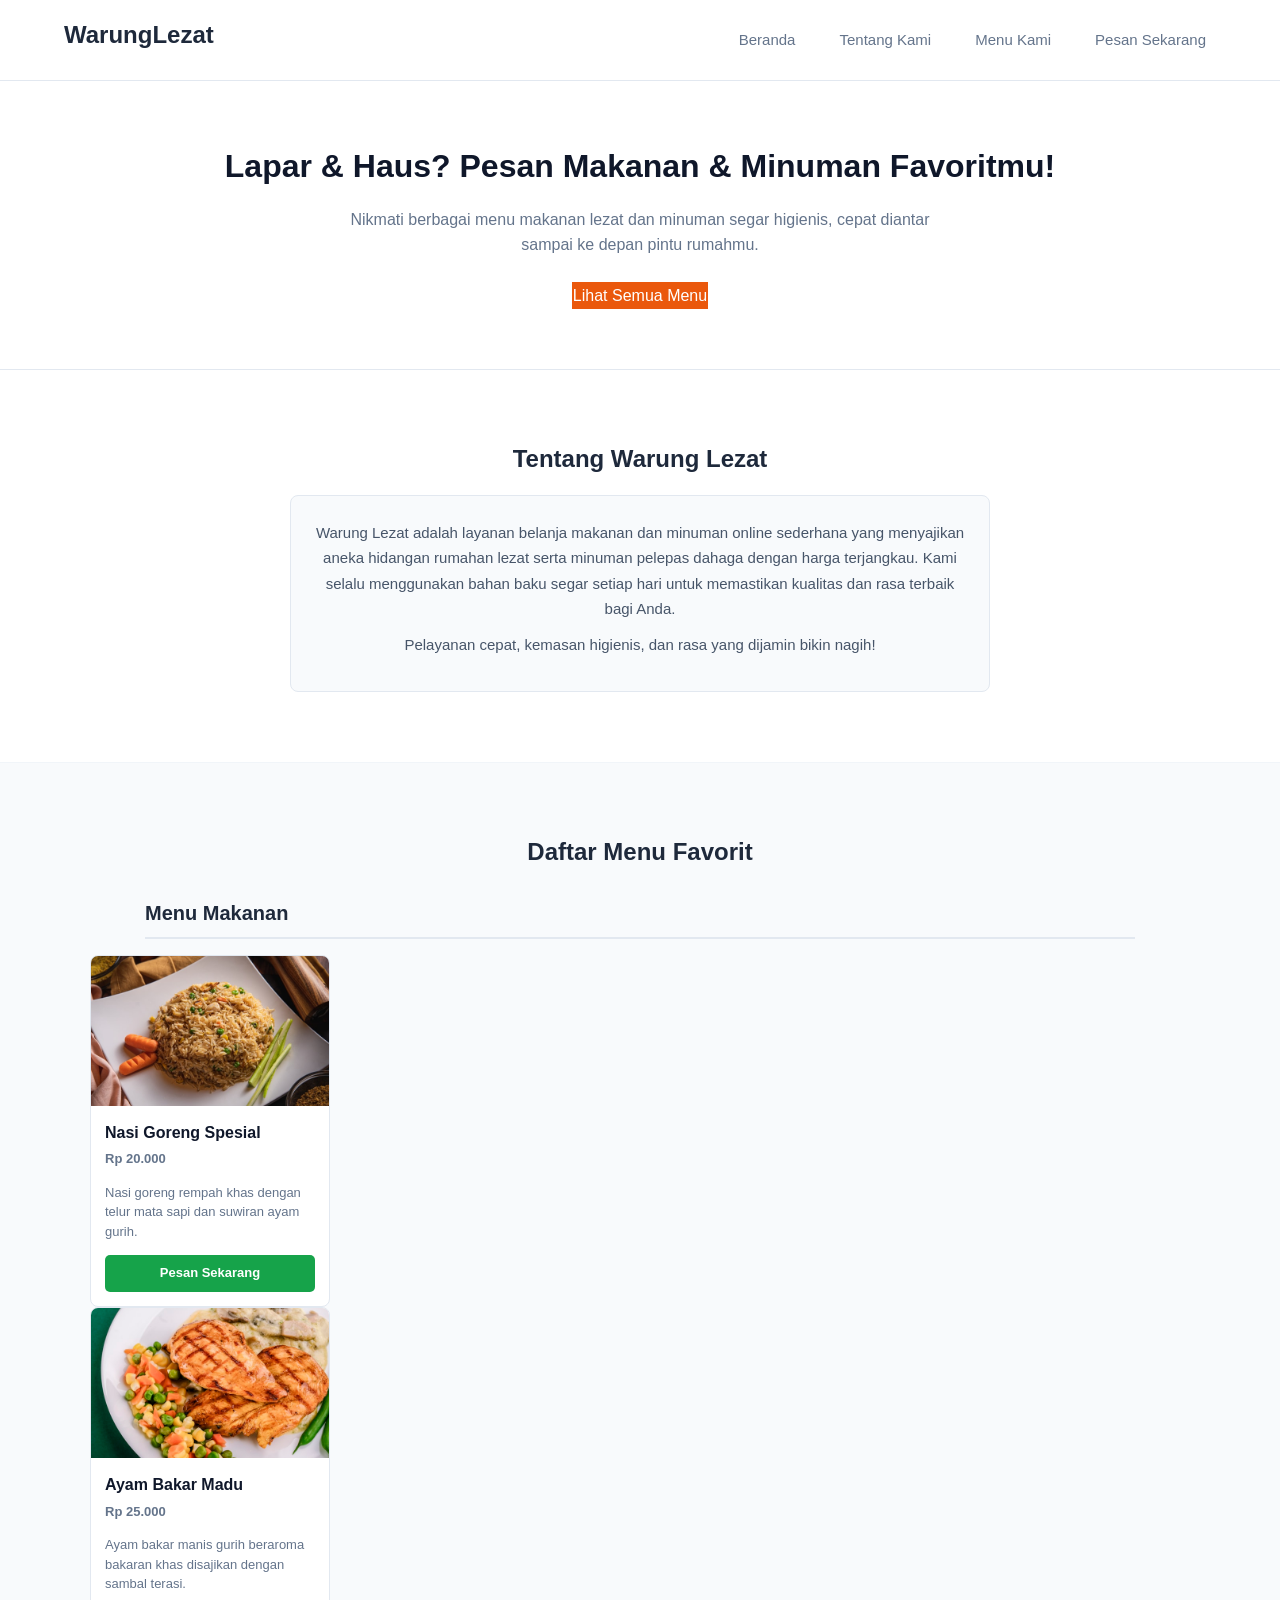
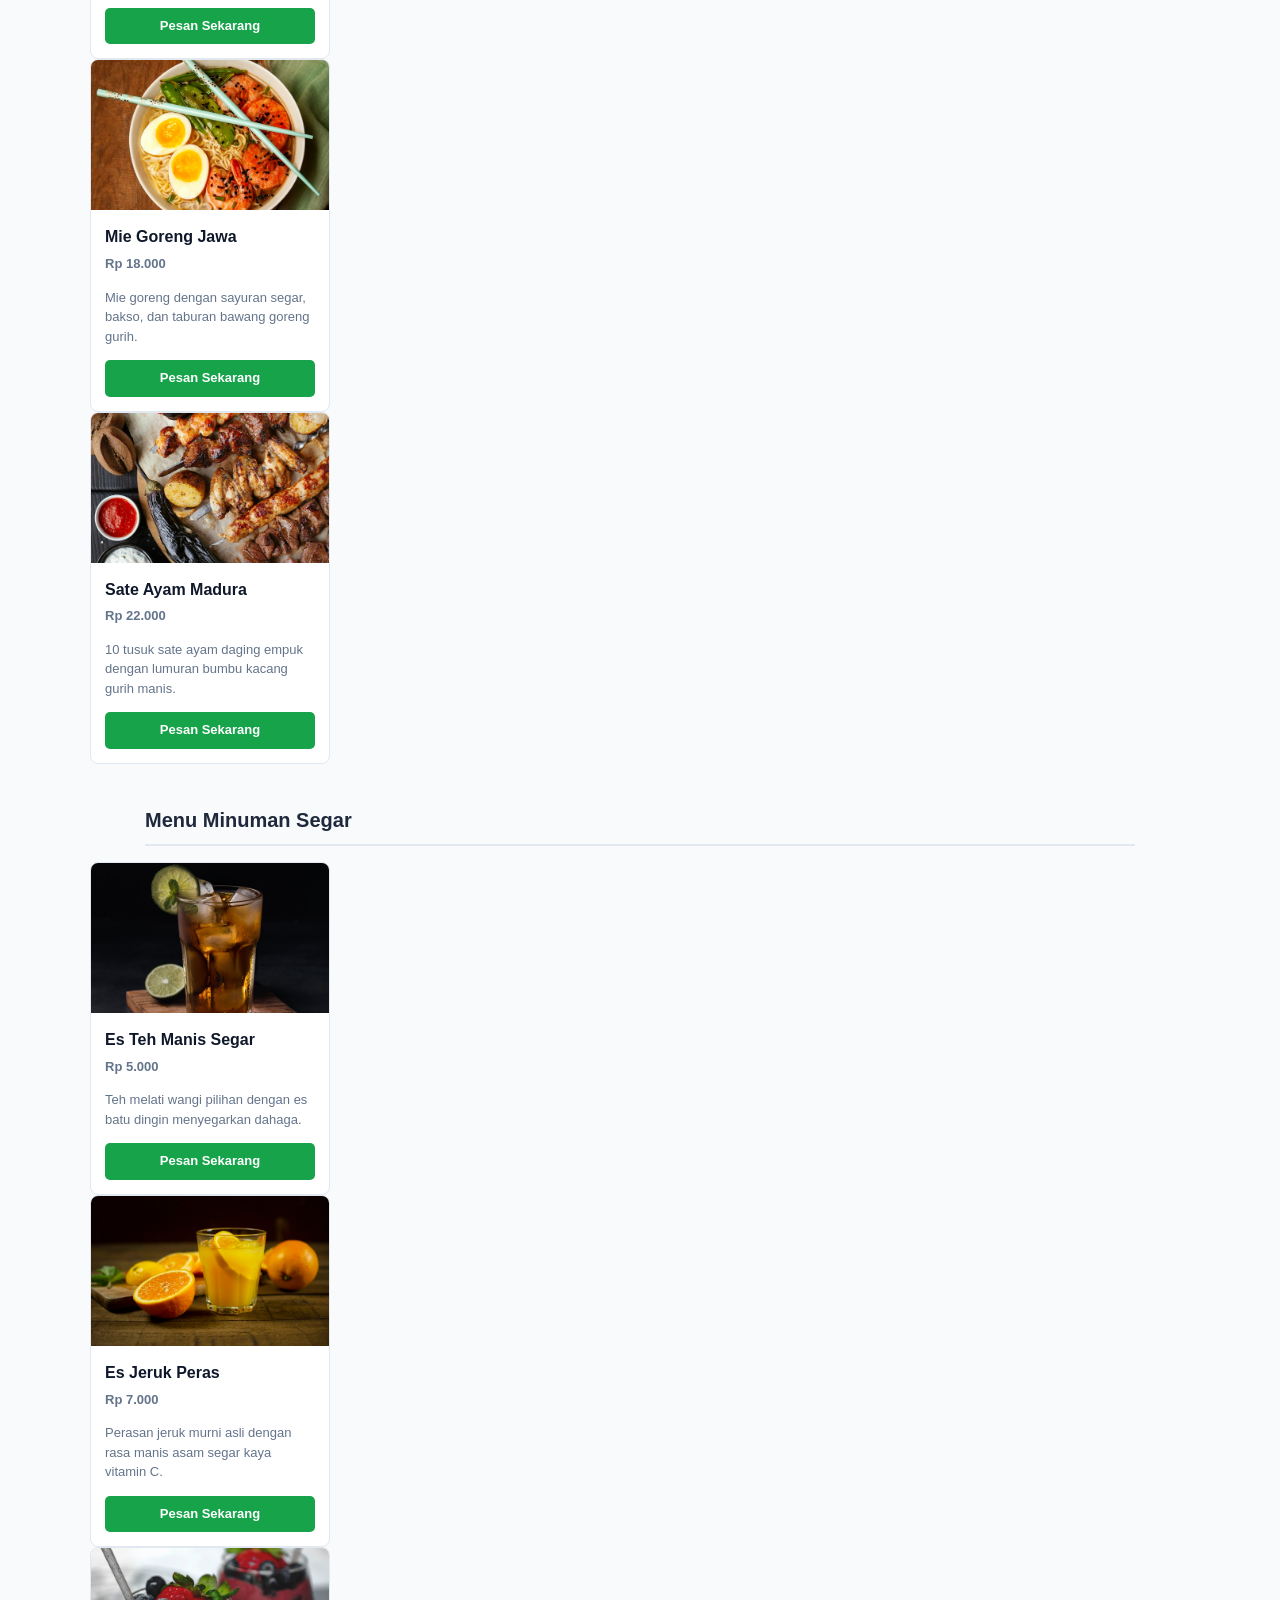
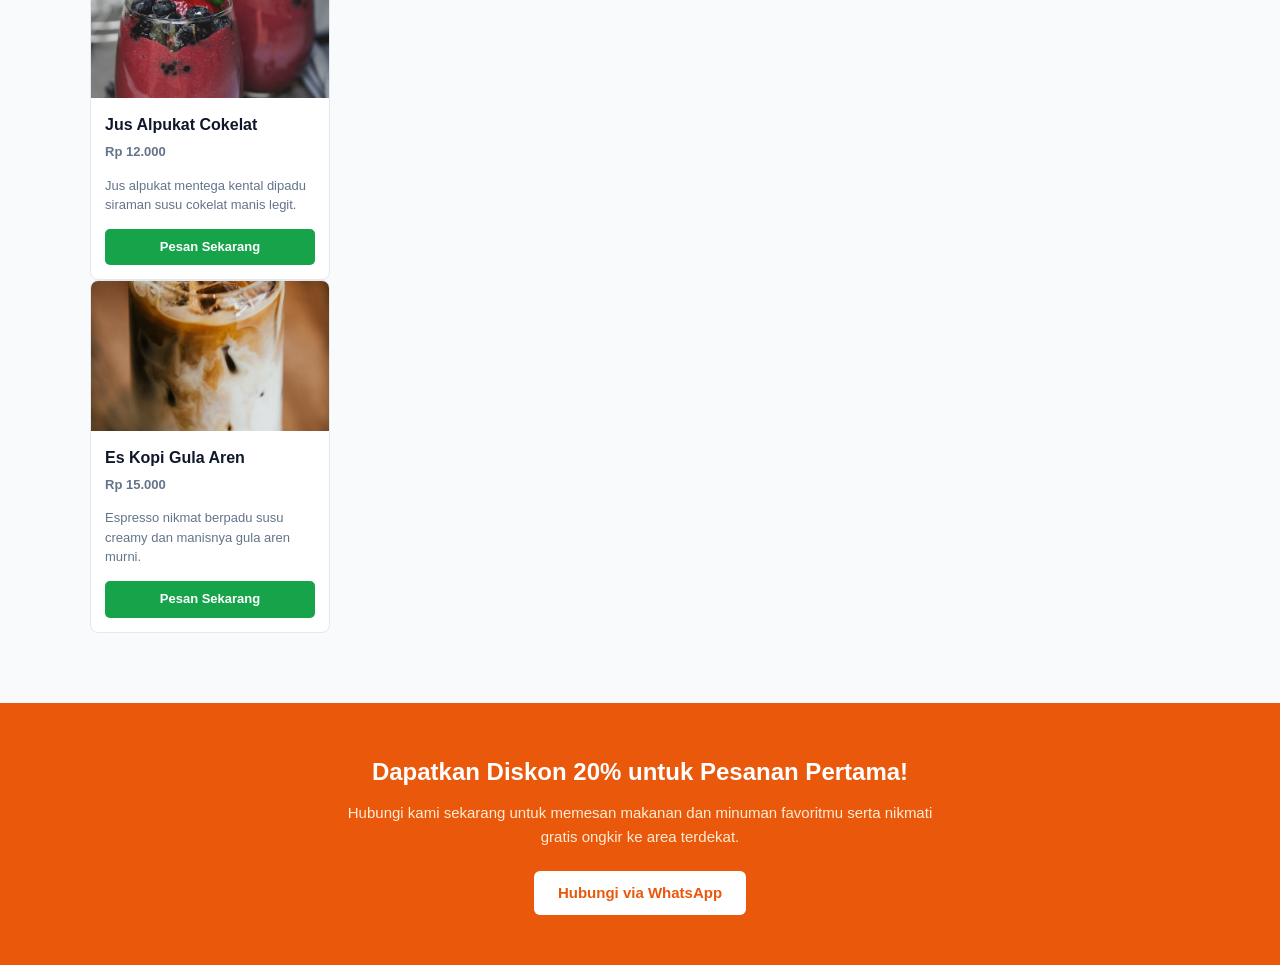
<file: aplikasi_belanja_makanan/index.html>
<!DOCTYPE html>
<head>
    <meta charset="UTF-8">
    <meta name="viewport" content="width=device-width, initial-scale=1.0">
    <title>Aplikasi Belanja Makanan - Warung Lezat</title>
    <link rel="stylesheet" href="style.css">
</head>
<body>

    <header id="header">
        <div class="logo">
            <h2>WarungLezat</h2>
        </div>
        <nav class="navbar">
            <ul class="nav-list">
                <li><a href="#">Beranda</a></li>
                <li><a href="#about">Tentang Kami</a></li>
                <li><a href="#produk">Menu Kami</a></li>
                
                <li><a href="#cta">Pesan Sekarang</a></li>
            </ul>
        </nav>
    </header>





    
    <section id="hero" class="hero-section">
        <div class="hero-content">
            <h1>Lapar & Haus? Pesan Makanan & Minuman Favoritmu!</h1>
            <p>Nikmati berbagai menu makanan lezat dan minuman segar higienis, cepat diantar sampai ke depan pintu rumahmu.</p>
            <a href="#produk" class="btn btn-primary">Lihat Semua Menu</a>
        </div>
    </section>




    <section id="about" class="about-section">
        <div class="container">
            <h2>Tentang Warung Lezat</h2>
            <div class="about-card">
                <p>Warung Lezat adalah layanan belanja makanan dan minuman online sederhana yang menyajikan aneka hidangan rumahan lezat serta minuman pelepas dahaga dengan harga terjangkau. Kami selalu menggunakan bahan baku segar setiap hari untuk memastikan kualitas dan rasa terbaik bagi Anda.</p>
                <p>Pelayanan cepat, kemasan higienis, dan rasa yang dijamin bikin nagih!</p>
            </div>
        </div>
    </section>

    
    <section id="produk" class="produk-section">
        <div class="container">
            <h2>Daftar Menu Favorit</h2>

            
            <h3 class="kategori-title">Menu Makanan</h3>
            <div class="menu-container">
                
            
                <div class="menu-card">
                    <img src="nasi-goreng.jpg" alt="Nasi Goreng Spesial">
                    <div class="card-body">
                        <h3>Nasi Goreng Spesial</h3>
                        <p class="harga">Rp 20.000</p>


                        <p>Nasi goreng rempah khas dengan telur mata sapi dan suwiran ayam gurih.</p>
                        <a href="#cta" class="btn-beli">Pesan Sekarang</a>
                    </div>
                </div>






                
                <div class="menu-card">
                    <img src="ayam-bakar.jpg" alt="Ayam Bakar Madu">
                    <div class="card-body">


                        <h3>Ayam Bakar Madu</h3>
                        <p class="harga">Rp 25.000</p>
                        <p>Ayam bakar manis gurih beraroma bakaran khas disajikan dengan sambal terasi.</p>
                        <a href="#cta" class="btn-beli">Pesan Sekarang</a>
                    </div>
                </div>

                
                <div class="menu-card">
                    <img src="mie-goreng.jpg" alt="Mie Goreng Jawa">
                    <div class="card-body">
                        <h3>Mie Goreng Jawa</h3>
                        <p class="harga">Rp 18.000</p>
                        <p>Mie goreng dengan sayuran segar, bakso, dan taburan bawang goreng gurih.</p>
                        <a href="#cta" class="btn-beli">Pesan Sekarang</a>
                    </div>
                </div>

                
                <div class="menu-card">
                    <img src="sate-ayam.jpg" alt="Sate Ayam Madura">
                    <div class="card-body">
                        <h3>Sate Ayam Madura</h3>
                        <p class="harga">Rp 22.000</p>
                        <p>10 tusuk sate ayam daging empuk dengan lumuran bumbu kacang gurih manis.</p>
                        <a href="#cta" class="btn-beli">Pesan Sekarang</a>
                    </div>
                </div>
            </div>

            
            <h3 class="kategori-title minuman-title">Menu Minuman Segar</h3>
            <div class="menu-container">
                
                <div class="menu-card">
                    <img src="es-teh.jpg" alt="Es Teh Manis Segar">
                    <div class="card-body">
                        <h3>Es Teh Manis Segar</h3>
                        <p class="harga">Rp 5.000</p>
                        <p>Teh melati wangi pilihan dengan es batu dingin menyegarkan dahaga.</p>
                        <a href="#cta" class="btn-beli">Pesan Sekarang</a>
                    </div>
                </div>

                
                <div class="menu-card">
                    <img src="es-jeruk.jpg" alt="Es Jeruk Peras">
                    <div class="card-body">
                        <h3>Es Jeruk Peras</h3>
                        <p class="harga">Rp 7.000</p>
                        <p>Perasan jeruk murni asli dengan rasa manis asam segar kaya vitamin C.</p>
                        <a href="#cta" class="btn-beli">Pesan Sekarang</a>
                    </div>
                </div>

                
                <div class="menu-card">
                    <img src="jus-alpukat.jpg" alt="Jus Alpukat Cokelat">
                    <div class="card-body">
                        <h3>Jus Alpukat Cokelat</h3>
                        <p class="harga">Rp 12.000</p>
                        <p>Jus alpukat mentega kental dipadu siraman susu cokelat manis legit.</p>
                        <a href="#cta" class="btn-beli">Pesan Sekarang</a>
                    </div>
                </div>

                
                <div class="menu-card">
                    <img src="kopi-susu.jpg" alt="Es Kopi Susu Gula Aren">
                    <div class="card-body">
                        <h3>Es Kopi Gula Aren</h3>
                        <p class="harga">Rp 15.000</p>

                <p>Espresso nikmat berpadu susu creamy dan manisnya gula aren murni.</p>
                        <a href="#cta" class="btn-beli">Pesan Sekarang</a>
                    </div>
                </div>
            </div>
        </div>
    </section>

    
    <section id="cta" class="cta-section">
        <div class="cta-box">
            <h2>Dapatkan Diskon 20% untuk Pesanan Pertama!</h2>
            <p>Hubungi kami sekarang untuk memesan makanan dan minuman favoritmu serta nikmati gratis ongkir ke area terdekat.</p>
            <a href="https://wa.me/6281232881918" target="_blank" class="btn btn-cta">Hubungi via WhatsApp</a>
        </div>
    </section>

</body>
</html>
</file>
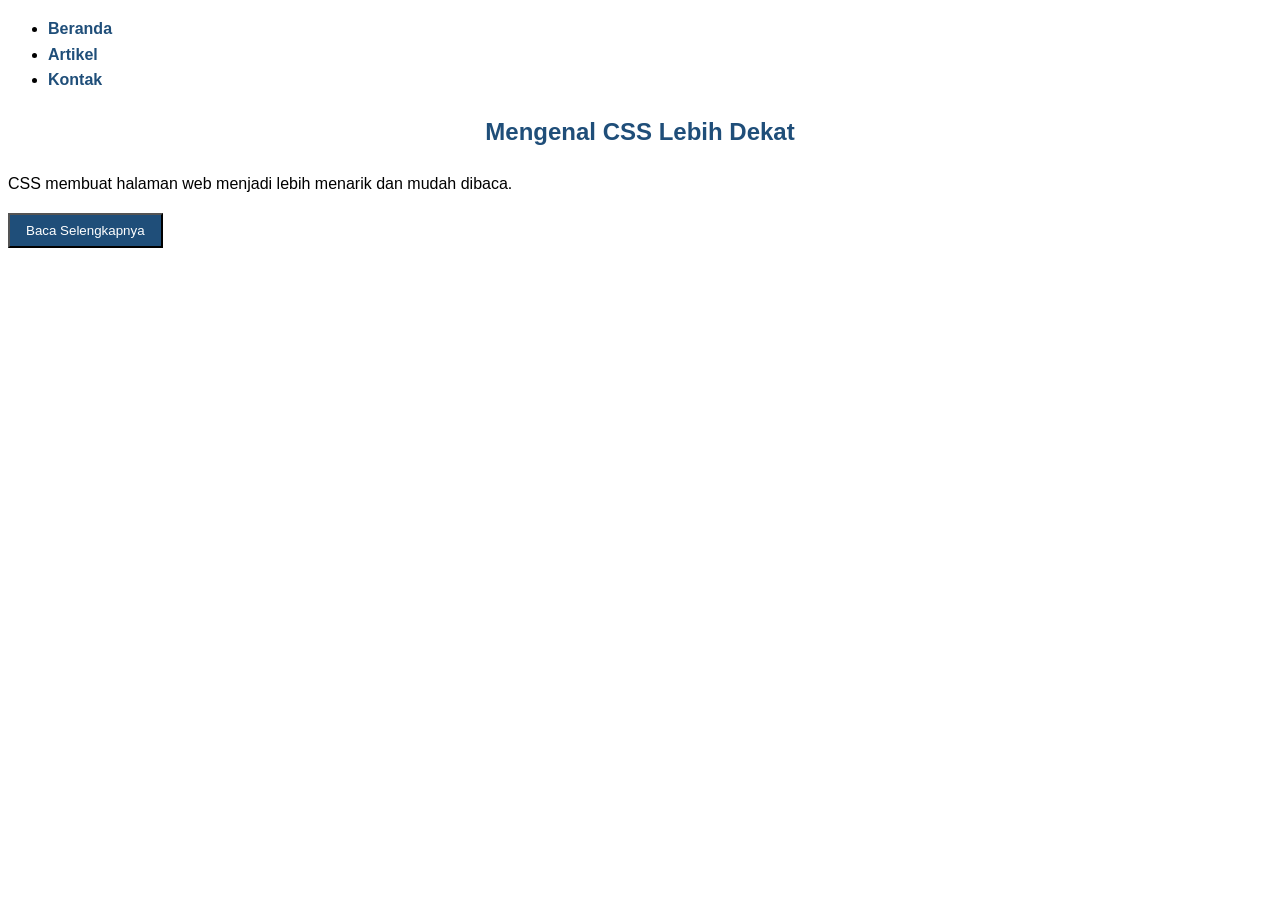
<file: materi-CSS-selector/index.html>
<!DOCTYPE html>
<html lang="id">
<head>
 <meta charset="UTF-8">
 <title>Artikel Sederhana</title>
 <link rel="stylesheet" href="style.css">
</head>
<body>
 <header>
 <nav>
 <ul>
 <li><a href="#">Beranda</a></li>
 <li><a href="#">Artikel</a></li>
 <li><a href="#">Kontak</a></li>
 </ul>
 </nav>
 </header>
 <section>
 <h1>Mengenal CSS Lebih Dekat</h1>
 <p>CSS membuat halaman web menjadi lebih menarik dan mudah dibaca.</p>
 <button>Baca Selengkapnya</button>
 </section>
</body>
</html>
</file>
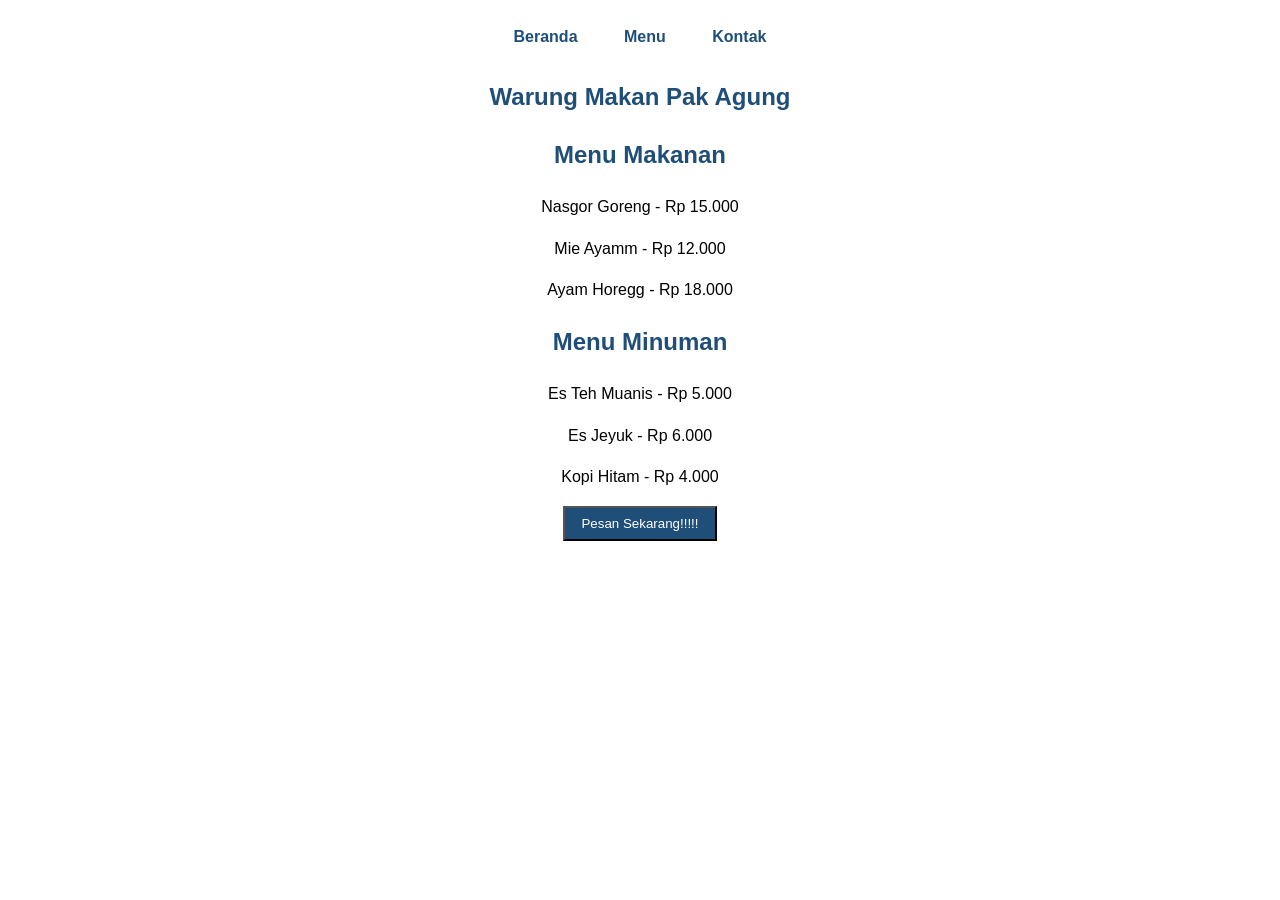
<file: praktek-CSS-selector/index.html>
<!DOCTYPE html>
<html lang="id">


<head>
  <meta charset="UTF-8">
  <title>Menu Warung Sederhana</title>
  <link rel="stylesheet" href="style.css">
</head>


<body>




  <header>
    <nav>
      <ul>
        <li><a href="#">Beranda</a></li>
        <li><a href="#">Menu</a></li>
        <li><a href="#">Kontak</a></li>
      </ul>
    </nav>
  </header>


  <section>
    <h1>Warung Makan Pak Agung</h1>

    <h2>Menu Makanan</h2>
    <p>Nasgor Goreng - Rp 15.000</p>
    <p>Mie Ayamm - Rp 12.000</p>
    <p>Ayam Horegg - Rp 18.000</p>

    <h2>Menu Minuman</h2>
    <p>Es Teh Muanis - Rp 5.000</p>
    <p>Es Jeyuk - Rp 6.000</p>
    <p>Kopi Hitam - Rp 4.000</p>

    <button>Pesan Sekarang!!!!!

      
    </button>
  </section>
</body>
</html>
</file>
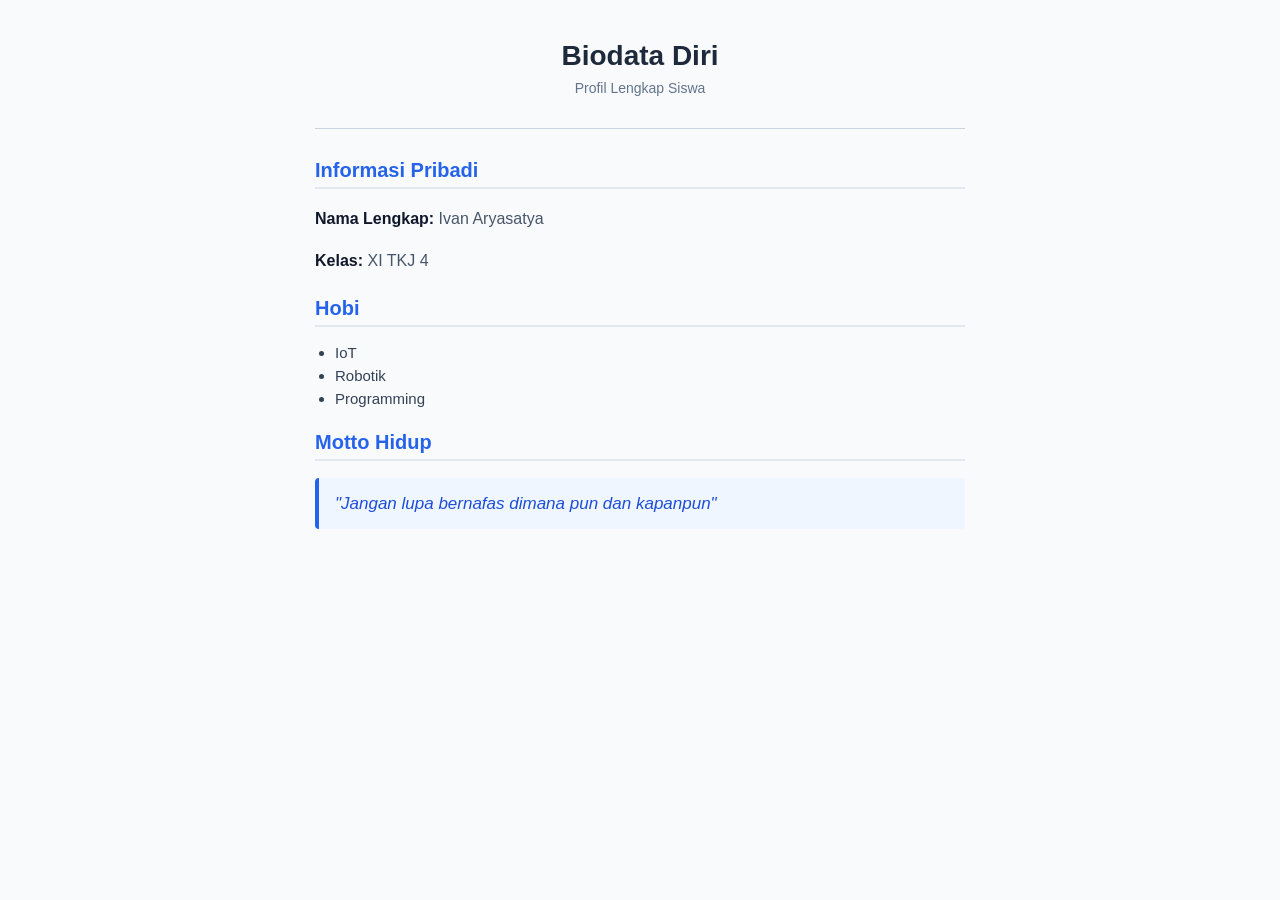
<file: praktek-CSS/index.html>
<!DOCTYPE html>
<html lang="id">
<head>
  <meta charset="UTF-8">
  <meta name="viewport" content="width=device-width, initial-scale=1.0">
  <title>Biodata Diri</title>
  <link rel="stylesheet" href="style.css">
</head>
<body>








  <header id="header-biodata">
    <h1>Biodata Diri</h1>
    <p class="subtitle">Profil Lengkap Siswa</p>
  </header>

  <main>
    <section class="info-group">
      <h2>Informasi Pribadi</h2>
      <p><span class="label">Nama Lengkap:</span> Ivan Aryasatya</p>


      <p><span class="label">Kelas:</span> XI TKJ 4</p>
    </section>








    <section class="info-group">
      <h2>Hobi</h2>
      <ul>
        <li>IoT</li>
        <li>Robotik</li>
        <li>Programming</li>
      </ul>
    </section>

    <section class="info-group">
      <h2>Motto Hidup</h2>
      <p class="motto">"Jangan lupa bernafas dimana pun dan kapanpun"</p>
    </section>
  </main>

</body>
</html>
</file>
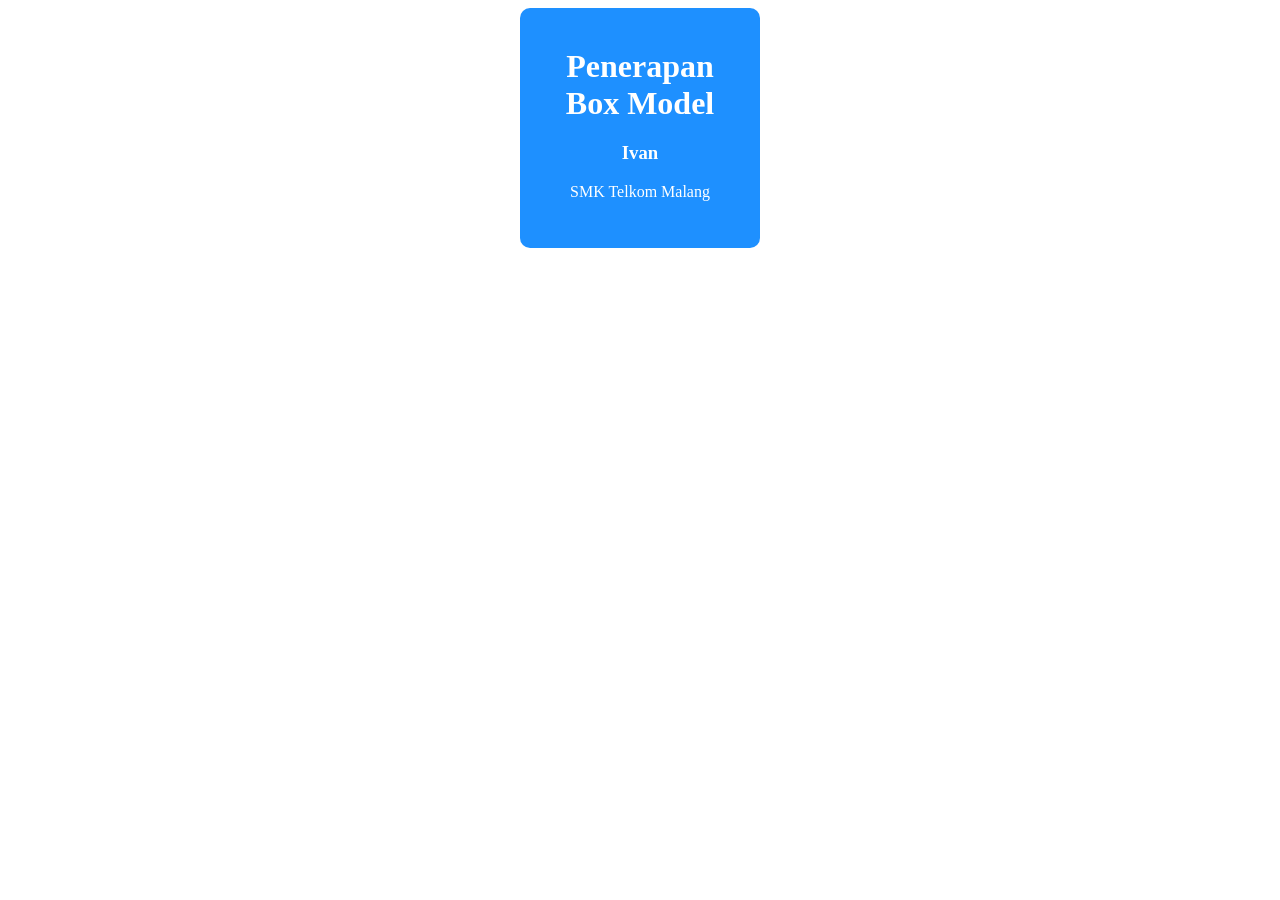
<file: praktikum-3/index.html>
<!DOCTYPE html>
<html lang="en">
<head>
    <title>Document</title>
    <link rel="stylesheet" href="style3.css">
</head>
<body>
    <div class="box kartu-profil">
        <h1>Penerapan Box Model</h1>
        <h3>Ivan</h3>
        <p>SMK Telkom Malang</p>
    </div>
</body>
</html>
</file>
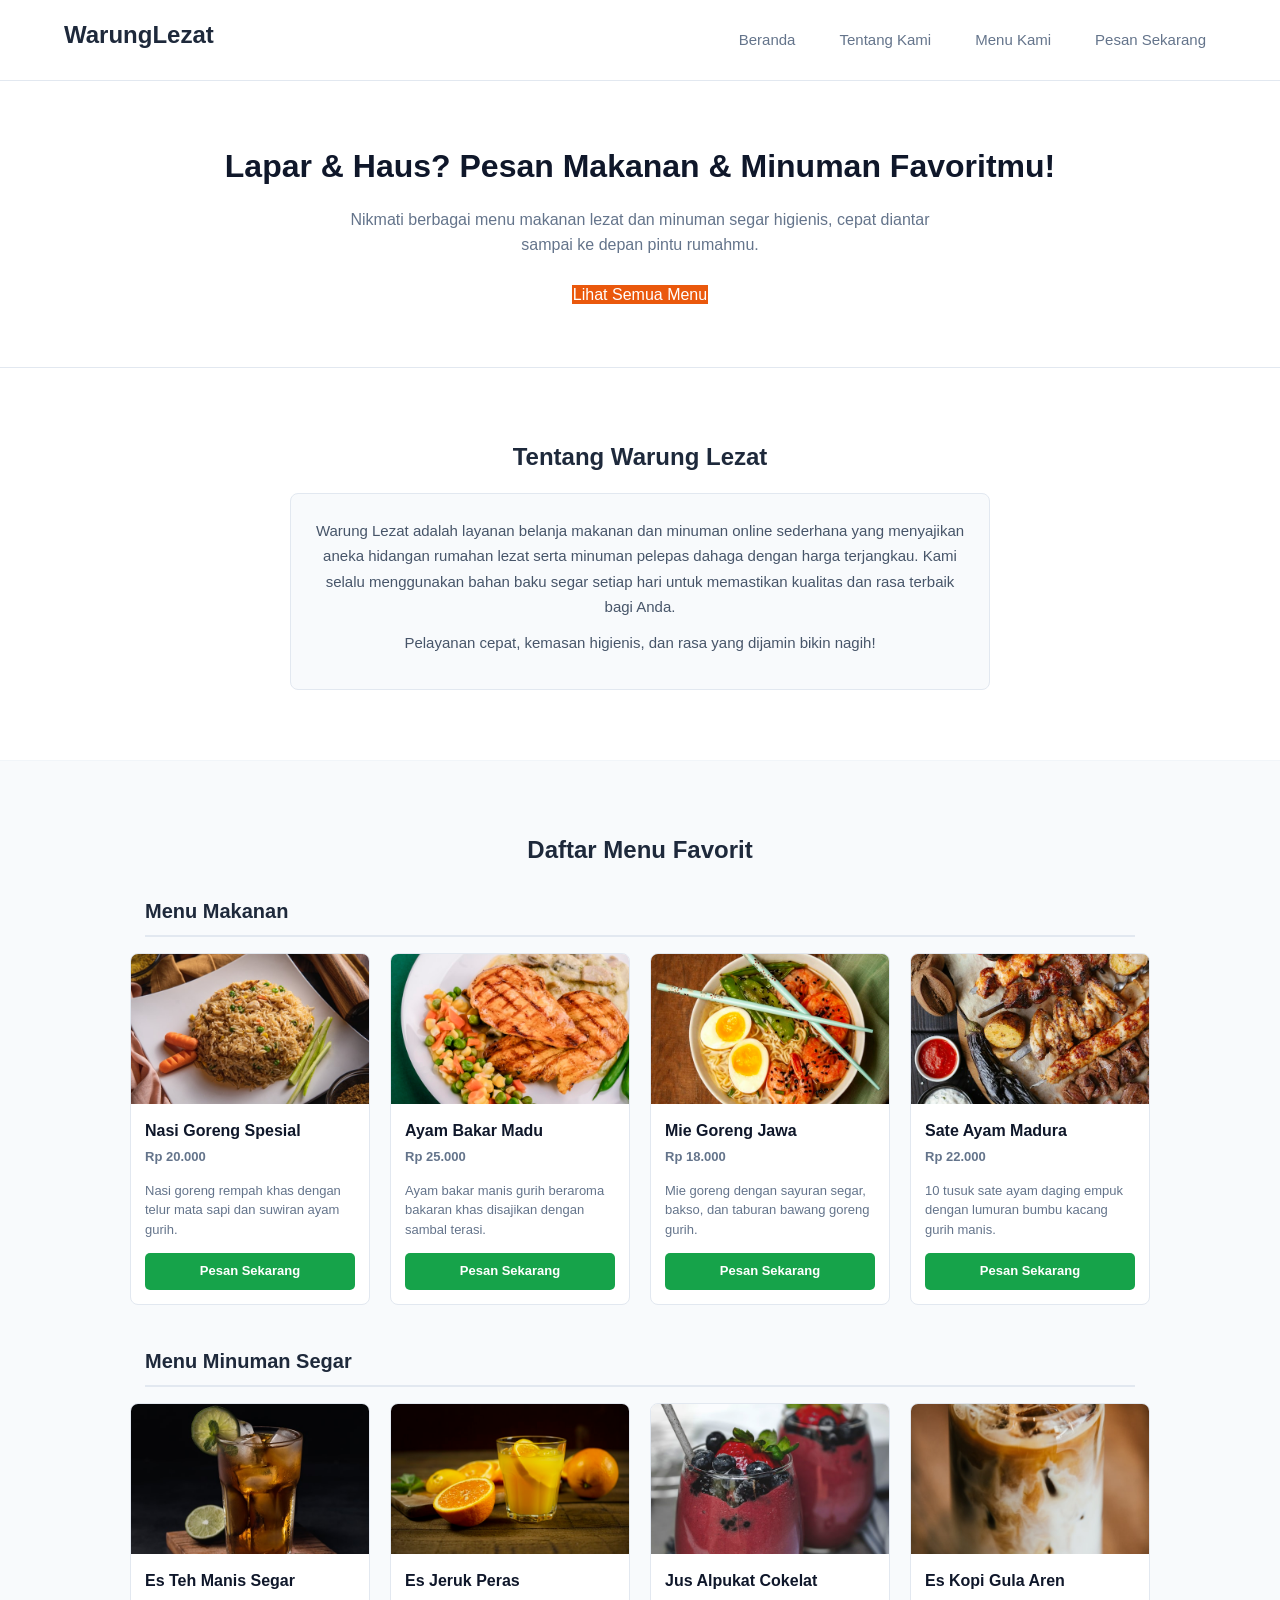
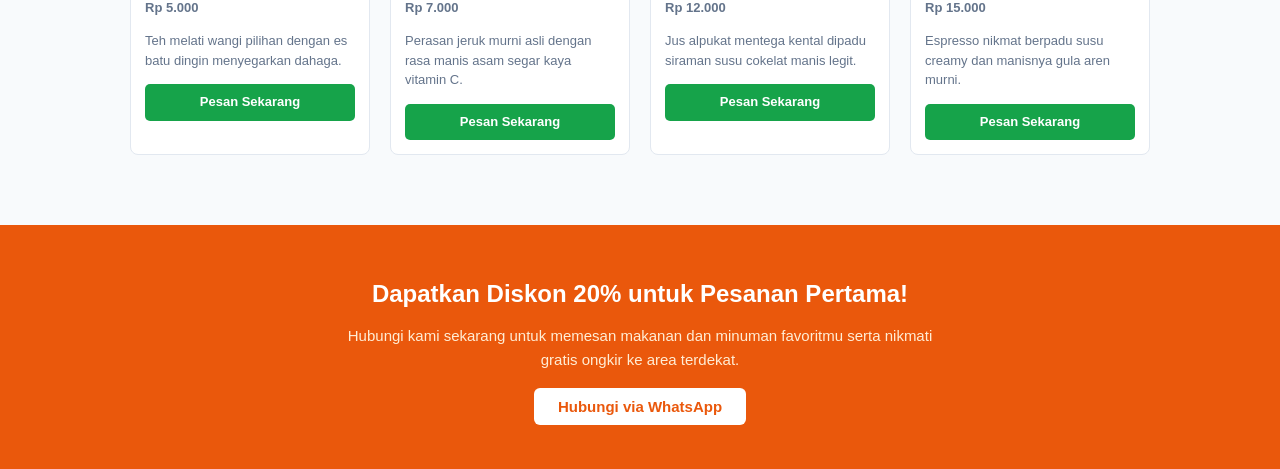
<file: test_abm/index.html>
<!DOCTYPE html>
<!-- <html lang="id"> -->
<head>
    <meta charset="UTF-8">
    <meta name="viewport" content="width=device-width, initial-scale=1.0">
    <title>Aplikasi Belanja Makanan - Warung Lezat</title>
    <link rel="stylesheet" href="style.css">
</head>
<body>

    <header id="header">
        <div class="logo">
            <h2>Warung<span>Lezat</span></h2>
        </div>
        <nav class="navbar">
            <ul class="nav-list">
                <li><a href="javascript:void(0)">Beranda</a></li>
                <li><a href="javascript:void(0)">Tentang Kami</a></li>
                <li><a href="javascript:void(0)">Menu Kami</a></li>
                <li><a href="javascript:void(0)">Pesan Sekarang</a></li>
            </ul>
        </nav>
    </header>










    
    <section id="hero" class="hero-section">
        <div class="hero-content">
            <h1>Lapar & Haus? Pesan Makanan & Minuman Favoritmu!</h1>
            <p>Nikmati berbagai menu makanan lezat dan minuman segar higienis, cepat diantar sampai ke depan pintu rumahmu.</p>
            <a href="#produk" class="btn btn-primary">Lihat Semua Menu</a>
        </div>
    </section>

    <section id="about" class="about-section">
        <div class="container">
            <h2>Tentang Warung Lezat</h2>
            <div class="about-card">
                <p>Warung Lezat adalah layanan belanja makanan dan minuman online sederhana yang menyajikan aneka hidangan rumahan lezat serta minuman pelepas dahaga dengan harga terjangkau. Kami selalu menggunakan bahan baku segar setiap hari untuk memastikan kualitas dan rasa terbaik bagi Anda.</p>
                <p>Pelayanan cepat, kemasan higienis, dan rasa yang dijamin bikin nagih!</p>
            </div>
        </div>
    </section>

    
    <section id="produk" class="produk-section">
        <div class="container">
            <h2>Daftar Menu Favorit</h2>

            
            <h3 class="kategori-title">Menu Makanan</h3>
            <div class="menu-container">
                
            
                <div class="menu-card">
                    <img src="nasi-goreng.jpg" alt="Nasi Goreng Spesial">
                    <div class="card-body">
                        <h3>Nasi Goreng Spesial</h3>
                        <p class="harga">Rp 20.000</p>
                        <p>Nasi goreng rempah khas dengan telur mata sapi dan suwiran ayam gurih.</p>
                        <a href="#cta" class="btn-beli">Pesan Sekarang</a>
                    </div>
                </div>

                
                <div class="menu-card">
                    <img src="ayam-bakar.jpg" alt="Ayam Bakar Madu">
                    <div class="card-body">
                        <h3>Ayam Bakar Madu</h3>
                        <p class="harga">Rp 25.000</p>
                        <p>Ayam bakar manis gurih beraroma bakaran khas disajikan dengan sambal terasi.</p>
                        <a href="#cta" class="btn-beli">Pesan Sekarang</a>
                    </div>
                </div>

                
                <div class="menu-card">
                    <img src="mie-goreng.jpg" alt="Mie Goreng Jawa">
                    <div class="card-body">
                        <h3>Mie Goreng Jawa</h3>
                        <p class="harga">Rp 18.000</p>
                        <p>Mie goreng dengan sayuran segar, bakso, dan taburan bawang goreng gurih.</p>
                        <a href="#cta" class="btn-beli">Pesan Sekarang</a>
                    </div>
                </div>

                
                <div class="menu-card">
                    <img src="sate-ayam.jpg" alt="Sate Ayam Madura">
                    <div class="card-body">
                        <h3>Sate Ayam Madura</h3>
                        <p class="harga">Rp 22.000</p>
                        <p>10 tusuk sate ayam daging empuk dengan lumuran bumbu kacang gurih manis.</p>
                        <a href="#cta" class="btn-beli">Pesan Sekarang</a>
                    </div>
                </div>
            </div>

            
            <h3 class="kategori-title minuman-title">Menu Minuman Segar</h3>
            <div class="menu-container">
                
                <div class="menu-card">
                    <img src="es-teh.jpg" alt="Es Teh Manis Segar">
                    <div class="card-body">
                        <h3>Es Teh Manis Segar</h3>
                        <p class="harga">Rp 5.000</p>
                        <p>Teh melati wangi pilihan dengan es batu dingin menyegarkan dahaga.</p>
                        <a href="#cta" class="btn-beli">Pesan Sekarang</a>
                    </div>
                </div>

                
                <div class="menu-card">
                    <img src="es-jeruk.jpg" alt="Es Jeruk Peras">
                    <div class="card-body">
                        <h3>Es Jeruk Peras</h3>
                        <p class="harga">Rp 7.000</p>
                        <p>Perasan jeruk murni asli dengan rasa manis asam segar kaya vitamin C.</p>
                        <a href="#cta" class="btn-beli">Pesan Sekarang</a>
                    </div>
                </div>

                
                <div class="menu-card">
                    <img src="jus-alpukat.jpg" alt="Jus Alpukat Cokelat">
                    <div class="card-body">
                        <h3>Jus Alpukat Cokelat</h3>
                        <p class="harga">Rp 12.000</p>
                        <p>Jus alpukat mentega kental dipadu siraman susu cokelat manis legit.</p>
                        <a href="#cta" class="btn-beli">Pesan Sekarang</a>
                    </div>
                </div>

                
                <div class="menu-card">
                    <img src="kopi-susu.jpg" alt="Es Kopi Susu Gula Aren">
                    <div class="card-body">
                        <h3>Es Kopi Gula Aren</h3>
                        <p class="harga">Rp 15.000</p>
                        <p>Espresso nikmat berpadu susu creamy dan manisnya gula aren murni.</p>
                        <a href="#cta" class="btn-beli">Pesan Sekarang</a>
                    </div>
                </div>
            </div>
        </div>
    </section>

    
    <section id="cta" class="cta-section">
        <div class="cta-box">
            <h2>Dapatkan Diskon 20% untuk Pesanan Pertama!</h2>
            <p>Hubungi kami sekarang untuk memesan makanan dan minuman favoritmu serta nikmati gratis ongkir ke area terdekat.</p>
            <a href="https://wa.me/6281232881918" target="_blank" class="btn btn-cta">Hubungi via WhatsApp</a>
        </div>
    </section>

</body>
</html>
</file>
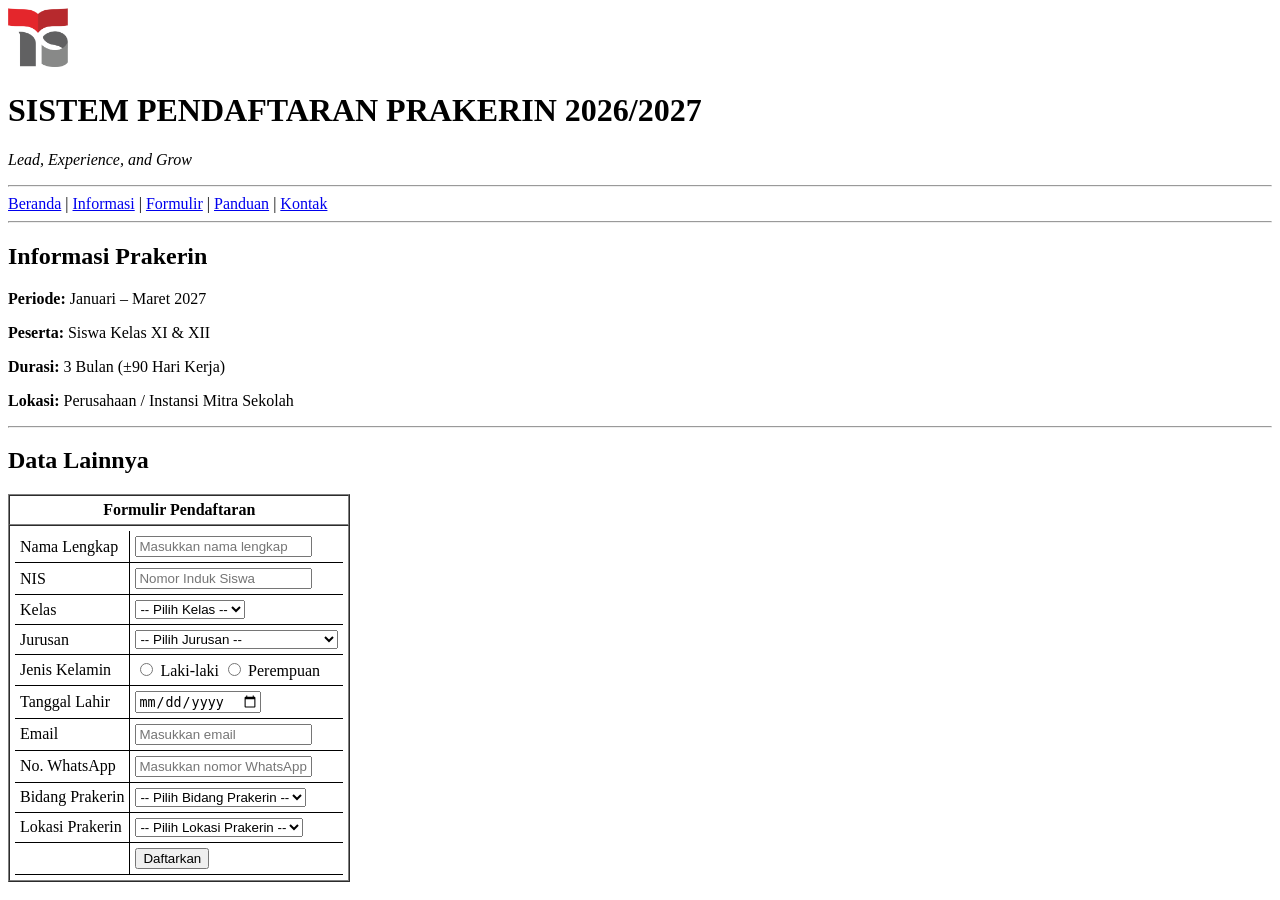
<file: uprak-html/index.html>
<!DOCTYPE html>
<html lang="id">

<head>
  <meta charset="UTF-8" />
  <!-- <meta name="viewport" content="width=device-width, initial-scale=1.0" /> -->
  <title>Sistem Pendaftaran Prakerin 2026/2027
  </title>
</head>

<body>






  <header>

    <img src="assets/logo.png" alt="Logo Sekolah" width="60" />

    <h1>SISTEM PENDAFTARAN PRAKERIN 2026/2027</h1>
    <p><i>Lead, Experience, and Grow</i></p>
  </header>

  <hr>

  <nav> 
    <a href="#">Beranda</a> |
    <a href="#">Informasi</a> |
    <a href="#">Formulir</a> |
    <a href="#">Panduan</a> |
    <a href="#">Kontak</a>
  </nav>

  <hr>

  <h2>Informasi Prakerin</h2>
  <p><b>Periode:</b> Januari &ndash; Maret 2027</p>
  <p><b>Peserta:</b> Siswa Kelas XI &amp; XII</p>
  <p><b>Durasi:</b> 3 Bulan (&plusmn;90 Hari Kerja)</p>
  <p><b>Lokasi:</b> Perusahaan / Instansi Mitra Sekolah</p>

  <hr>
  <h2>Data Lainnya</h2>
  <table border="1" cellpadding="5" cellspacing="0">
    <tr>
      <th colspan="2">Formulir Pendaftaran</th>
    </tr>
    <tr>
      <td colspan="2">
        <form>
          <table border="0" cellpadding="5" cellspacing="0" style="border-collapse: collapse;">
            <tr>
              <td style="border-right: 1px solid black; border-bottom: 1px solid black;"><label for="nama">Nama Lengkap</label></td>
              <td style="border-bottom: 1px solid black;"><input type="text" id="nama" name="nama" placeholder="Masukkan nama lengkap" /></td>
            </tr>
            <tr>
              <td style="border-right: 1px solid black; border-bottom: 1px solid black;"><label for="nis">NIS</label></td>
              <td style="border-bottom: 1px solid black;"><input type="text" id="nis" name="nis" placeholder="Nomor Induk Siswa" /></td>
            </tr>
            <tr>
              <td style="border-right: 1px solid black; border-bottom: 1px solid black;"><label for="kelas">Kelas</label></td>
              <td style="border-bottom: 1px solid black;">
                <select id="kelas" name="kelas">
                  <option value="" disabled selected>-- Pilih Kelas --</option>
                  <option value="XI-RPL-1">XI RPL 1</option>
                  <option value="XI-TKJ-1">XI RPL 2</option>
                  <option value="XI-MM-1">XI RPL 3</option>
                  <option value="XI-RPL-1">XI RPL 4</option>
                  <option value="XI-TKJ-1">XI RPL 5</option>
                  <option value="XI-MM-1">XI RPL 6</option>
                </select>
              </td>
            </tr>

            <tr>
              <td style="border-right: 1px solid black; border-bottom: 1px solid black;"><label for="jurusan">Jurusan</label></td>
              <td style="border-bottom: 1px solid black;">
                <select id="jurusan" name="jurusan">
                  <option value="" disabled selected>-- Pilih Jurusan --</option>
                  <option value="RPL">Rekayasa Perangkat Lunak</option>
                  <option value="TKJ">Teknik Komputer dan Jaringan</option>
                  <option value="MM">pengembangan game</option>
                </select>
              </td>
            </tr>

            <tr>
              <td style="border-right: 1px solid black; border-bottom: 1px solid black;"><label for="Jenis kelamin">Jenis Kelamin</label></td>
              <td style="border-bottom: 1px solid black;">
                <input type="radio" id="laki" name="jenis_kelamin" value="Laki-laki" />
                <label for="laki">Laki-laki</label>
                <input type="radio" id="perempuan" name="jenis_kelamin" value="Perempuan" />
                <label for="perempuan">Perempuan</label>
              </td>
            </tr>

            <tr>
              <td style="border-right: 1px solid black; border-bottom: 1px solid black;"><label for="tgl_lahir">Tanggal Lahir</label></td>
              <td style="border-bottom: 1px solid black;"><input type="date" id="tgl_lahir" name="tgl_lahir" /></td>
            </tr>
            <tr>
              <td style="border-right: 1px solid black; border-bottom: 1px solid black;"><label for="email">Email</label></td>
              <td style="border-bottom: 1px solid black;"><input type="email" id="email" name="email" placeholder="Masukkan email" /></td>
            </tr>
            <tr>
              <td style="border-right: 1px solid black; border-bottom: 1px solid black;"><label for="no_whatsapp">No. WhatsApp</label></td>
              <td style="border-bottom: 1px solid black;"><input type="tel" id="no_whatsapp" name="no_whatsapp" placeholder="Masukkan nomor WhatsApp" /></td>
            </tr>
            <tr>
              <td style="border-right: 1px solid black; border-bottom: 1px solid black;"><label for="bidang_prakerin">Bidang Prakerin</label></td>
              <td style="border-bottom: 1px solid black;">
                <select id="bidang_prakerin" name="bidang_prakerin">
                  <option value="" disabled selected>-- Pilih Bidang Prakerin --</option>
                  <option value="Web Development">Web Development</option>
                  <option value="Mobile App Development">Mobile App Development</option>
                  <option value="Game Development">Game Development</option>
                  <option value="Data Science">Data Science</option>
                  <option value="Cybersecurity">Cybersecurity</option>
                </select>
              </td>
            </tr>
            <tr>
              <td style="border-right: 1px solid black; border-bottom: 1px solid black;"><label for="lokasi_prakerin">Lokasi Prakerin</label></td>
              <td style="border-bottom: 1px solid black;">
                <select id="lokasi_prakerin" name="lokasi_prakerin">
                  <option value="" disabled selected>-- Pilih Lokasi Prakerin --</option>
                  <option value="disana">disana</option>
                  <option value="disini">disini</option>
                  <option value="di jogjaa">di jogjaa</option>
                  <option value="dimana mana">dimana mana</option>
                  <option value="di bandung">di bandung</option>
                </select>
              </td>
            </tr>
            <tr>
              <td style="border-right: 1px solid black; border-bottom: 1px solid black;"></td>
              <td style="border-bottom: 1px solid black;"><input type="submit" value="Daftarkan" /></td>
            </tr>
          </table>
        </form>



      </td>


    </tr>


  </table>
</body>

</html>
</file>
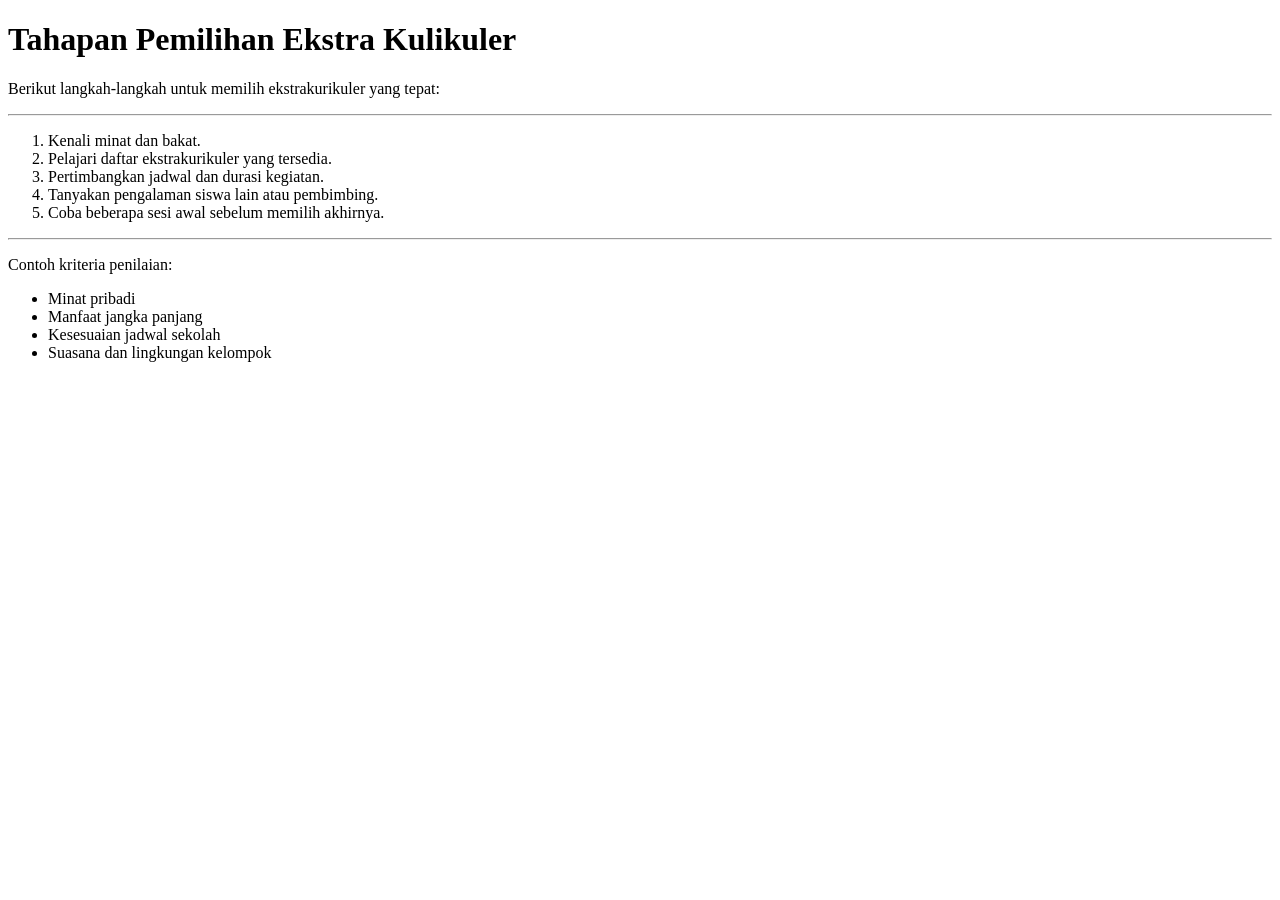
<file: index2.html>
﻿<!DOCTYPE html>
<html lang="id">
<head>
  <meta charset="UTF-8">
  <meta name="viewport" content="width=device-width, initial-scale=1.0">
  <title>Pemilihan Ekstra Kulikuler</title>
</head>
<body>
  <h1>Tahapan Pemilihan Ekstra Kulikuler</h1>

  <p>Berikut langkah-langkah untuk memilih ekstrakurikuler yang tepat:</p>

  <hr>

  <ol>
    <li>Kenali minat dan bakat.</li>
    <li>Pelajari daftar ekstrakurikuler yang tersedia.</li>
    <li>Pertimbangkan jadwal dan durasi kegiatan.</li>
    <li>Tanyakan pengalaman siswa lain atau pembimbing.</li>
    <li>Coba beberapa sesi awal sebelum memilih akhirnya.</li>
  </ol>

  <hr>

  <p>Contoh kriteria penilaian:</p>
  <ul>
    <li>Minat pribadi</li>
    <li>Manfaat jangka panjang</li>
    <li>Kesesuaian jadwal sekolah</li>
    <li>Suasana dan lingkungan kelompok</li>
  </ul>
</body>
</html>
</file>
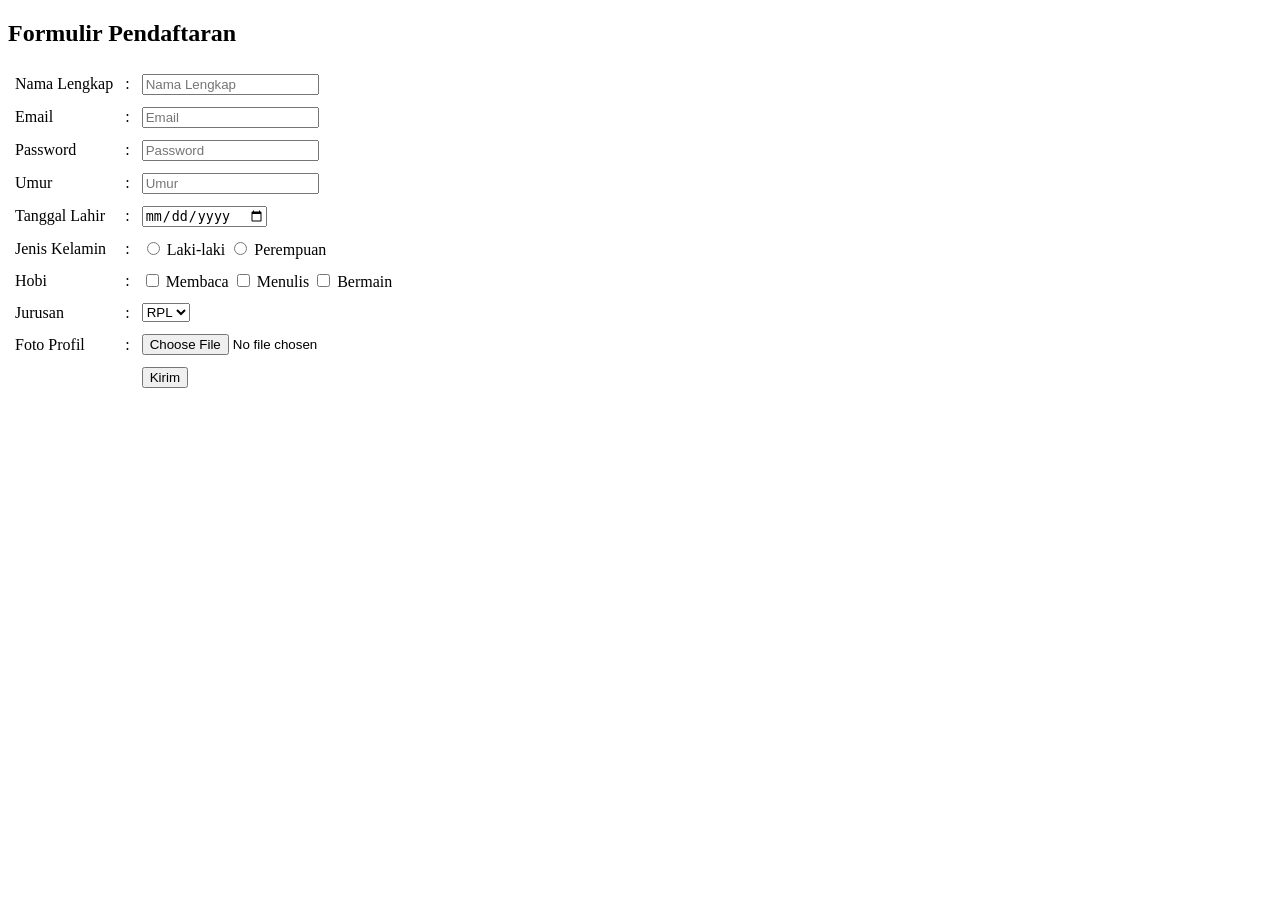
<file: praktekHtml/input.html>
<!DOCTYPE html>
<html>
<body>
    <h2>Formulir Pendaftaran</h2>
    <form>
        <table border="0" cellpadding="5">
            <tr>
                <td><label for="nama">Nama Lengkap</label></td>
                <td>:</td>
                <td><input type="text" id="nama" name="nama" placeholder="Nama Lengkap"></td>
            </tr>
            <tr>
                <td><label for="email">Email</label></td>
                <td>:</td>
                <td><input type="email" id="email" name="email" placeholder="Email"></td>
            </tr>
            <tr>
                <td><label for="password">Password</label></td>
                <td>:</td>
                <td><input type="password" id="password" name="password" placeholder="Password"></td>
            </tr>
            <tr>
                <td><label for="umur">Umur</label></td>
                <td>:</td>
                <td><input type="number" id="umur" name="umur" placeholder="Umur"></td>
            </tr>
            <tr>
                <td><label for="tgl">Tanggal Lahir</label></td>
                <td>:</td>
                <td><input type="date" id="tgl" name="tanggal_lahir"></td>
            </tr>
            <tr>
                <td>Jenis Kelamin</td>
                <td>:</td>
                <td>
                    <input type="radio" id="jk-l" name="jenis_kelamin" value="laki-laki"> 
                    <label for="jk-l">Laki-laki</label>
                    <input type="radio" id="jk-p" name="jenis_kelamin" value="perempuan"> 
                    <label for="jk-p">Perempuan</label>
                </td>
            </tr>
            <tr>
                <td>Hobi</td>
                <td>:</td>
                <td>
                    <input type="checkbox" id="hobi-1" name="hobi" value="membaca"> 
                    <label for="hobi-1">Membaca</label>
                    <input type="checkbox" id="hobi-2" name="hobi" value="menulis"> 
                    <label for="hobi-2">Menulis</label>
                    <input type="checkbox" id="hobi-3" name="hobi" value="bermain"> 
                    <label for="hobi-3">Bermain</label>
                </td>
            </tr>
            <tr>
                <td><label for="jurusan">Jurusan</label></td>
                <td>:</td>
                <td>
                    <select id="jurusan" name="jurusan">
                        <option value="rpl">RPL</option>
                        <option value="tkj">TKJ</option>
                        <option value="mm">MM</option>
                    </select>
                </td>
            </tr>
            <tr>
                <td><label for="foto">Foto Profil</label></td>
                <td>:</td>
                <td><input type="file" id="foto" name="foto"></td>
            </tr>
            <tr>
                <td></td>
                <td></td>
                <td><input type="submit" value="Kirim"></td>
            </tr>
        </table>
    </form>
</body>
</html>
</file>
<file: aplikasi_belanja_makanan/style.css>
* {
    box-sizing: border-box;
    margin: 0;
    padding: 0;
}

body {
    font-family: 'Segoe UI', Tahoma, Geneva, Verdana, sans-serif;
    line-height: 1.6;
    color: #334155;
    background-color: #f8fafc;
}

h1, h2, h3 {
    color: #1e293b;
    margin-bottom: 10px;
    font-weight: 700;
}

a {
    text-decoration: none;
}

img {
    max-width: 100%;
    display: block;
}

.container {
    width: 90%;
    max-width: 1100px;
    margin: 0 auto;
    padding: 20px 0;
}

.btn {
    display: inline-block;
}

.btn-primary {
    background-color: #ea580c;
    color: #ffffff;
    border: 1px solid #ea580c;
}

.btn-primary:hover {
    background-color: #c2410c;
}

#header {
    background-color: #ffffff;
    padding: 16px 5%;
    border-bottom: 1px solid #e2e8f0;
    display: flex;
    justify-content: space-between;
    align-items: center;
    position: sticky;
    top: 0;
    z-index: 100;
}
/* 
.logo h2 {
    margin: 0;
    font-size: 22px;
    color: #ea580c;
}

.logo h2 span {
    color: #0f172a;
} */

.navbar .nav-list {
    list-style: none;
    display: flex;
}

.nav-list > li {
    margin-left: 24px;
}

.navbar a {
    color: #64748b;
    font-size: 15px;
    font-weight: 500;
    padding: 6px 10px;
    border-radius: 4px;
    transition: color 0.2s;
}

.navbar a:hover {
    color: #ea580c;
}

#hero {
    background-color: #ffffff;
    padding: 60px 20px;
    text-align: center;
    border-bottom: 1px solid #e2e8f0;
}

.hero-content > h1 {
    font-size: 32px;
    color: #0f172a;
    margin-bottom: 14px;
}

.hero-content p {
    font-size: 16px;
    max-width: 580px;
    margin: 0 auto 24px auto;
    color: #64748b;
}

#about {
    padding: 50px 20px;
    text-align: center;
    background-color: #ffffff;
    border-bottom: 1px solid #f1f5f9;
}

.about-card {
    max-width: 700px;
    margin: 16px auto 0 auto;
    padding: 24px;
    background-color: #f8fafc;
    border: 1px solid #e2e8f0;
    border-radius: 8px;
}

.about-card p {
    margin-bottom: 10px;
    color: #475569;
    font-size: 15px;
    line-height: 1.7;
    text-align: center;
}

#produk {
    padding: 50px 20px;
    text-align: center;
    background-color: #f8fafc;
}

.section-subtitle {
    color: #64748b;
    font-size: 15px;
    margin-bottom: 25px;
}

.kategori-title {
    font-size: 20px;
    color: #1e293b;
    text-align: left;
    margin: 25px auto 16px auto;
    width: 90%;
    max-width: 1040px;
    padding-bottom: 8px;
    border-bottom: 2px solid #e2e8f0;
}

.minuman-title {
    margin-top: 40px;
}


.menu-card {
    background-color: #ffffff;
    border: 1px solid #e2e8f0;
    border-radius: 8px;
    width: 240px;
    overflow: hidden;
    text-align: left;
    transition: transform 0.2s ease, box-shadow 0.2s ease;
}

.menu-card:hover {
    transform: translateY(-4px);
    box-shadow: 0 10px 15px -3px rgba(0, 0, 0, 0.08);
}

.menu-card img {
    width: 100%;
    height: 150px;
    object-fit: cover;
}

.card-body {
    padding: 14px;
}

.card-body h3 {
    font-size: 16px;
    margin-bottom: 4px;
    color: #0f172a;
}

.harga {
    font-weight: 700;
    font-size: 15px;
    color: #ea580c;
    margin-bottom: 8px;
}

.card-body p {
    font-size: 13px;
    color: #64748b;
    line-height: 1.5;
    margin-bottom: 14px;
}

.btn-beli {
    display: block;
    text-align: center;
    background-color: #16a34a;
    color: #ffffff;
    padding: 8px 12px;
    border-radius: 5px;
    font-size: 13px;
    font-weight: 600;
    transition: background-color 0.2s ease;
}

.btn-beli:hover {
    background-color: #15803d;
}

#cta {
    background-color: #ea580c;
    color: #ffffff;
    padding: 50px 20px;
    text-align: center;
}

.cta-box {
    max-width: 600px;
    margin: 0 auto;
}

.cta-box h2 {
    color: #ffffff;
    font-size: 24px;
    margin-bottom: 10px;
}

.cta-box p {
    margin-bottom: 22px;
    font-size: 15px;
    color: #ffedd5;
}

.btn-cta {
    background-color: #ffffff;
    color: #ea580c;
    padding: 10px 24px;
    font-size: 15px;
    font-weight: 700;
    border-radius: 6px;
}

.btn-cta:hover {
    background-color: #fff7ed;
}

#footer {
    background-color: #0f172a;
    color: #94a3b8;
    text-align: center;
    padding: 24px 15px;
    border-top: 1px solid #1e293b;
}

.footer-content p {
    font-size: 13px;
    margin: 3px 0;
}
</file>
<file: materi-CSS-selector/style.css>
h1, h2, h3 {
 font-family: "Segoe UI", Arial, sans-serif;
 color: #1F4E79;
}

nav a {
 text-decoration: none;
 color: #1F4E79;
 font-weight: bold;
}

nav a:hover {
 color: white;
 background-color: #1F4E79;
}

body {
 font-family: Arial, sans-serif;
 line-height: 1.6;
}

h1 {
 text-align: center;
}

button {
 background-color: rgb(31, 78, 121);
 color: white;
 padding: 8px 16px;
}

button:hover {
 background-color: rgba(31, 78, 121, 0.7);
}
</file>
<file: praktek-CSS-selector/style.css>
body {
  font-family: Arial, sans-serif;
  line-height: 1.6;
  text-align: center;
}

h1, h2, h3 {
  font-family: "Segoe UI", Arial, sans-serif;
  color: #1F4E79;
}

nav ul {
  list-style-type: none;
  padding: 0;
}

nav li {
  display: inline-block;
  margin: 0 5px;
}

nav a {
  text-decoration: none;
  color: #1F4E79;
  font-weight: bold;
  padding: 8px 16px;
  display: inline-block;
}

nav a:hover {
  color: white;
  background-color: #1F4E79;
}

button {
  background-color: rgb(31, 78, 121);
  color: white;
  padding: 8px 16px;
  cursor: pointer;
}

button:hover {
  background-color: rgba(31, 78, 121, 0.7);
}
</file>
<file: praktek-CSS/style.css>
body {
  font-family: 'Segoe UI', Tahoma, Geneva, Verdana, sans-serif;
  background-color: #f8fafc;
  color: #333333;
  margin: 0 auto;
  padding: 40px 20px;
  max-width: 650px;
}

h1 {
  font-size: 28px;
  color: #1e293b;
  margin: 0 0 5px 0;
}

h2 {
  font-size: 20px;
  color: #2563eb;
  border-bottom: 2px solid #e2e8f0;
  padding-bottom: 5px;
  margin-top: 0;
}

p {
  font-size: 16px;
  line-height: 1.6;
  color: #475569;
}

ul {
  padding-left: 20px;
  margin: 10px 0;
}

li {
  font-size: 15px;
  color: #334155;
  margin-bottom: 6px;
}

.subtitle {
  font-size: 14px;
  color: #64748b;
  margin-top: 0;
}

.info-group {
  margin-bottom: 24px;
}

.label {
  font-weight: bold;
  color: #0f172a;
}

.motto {
  font-style: italic;
  font-size: 17px;
  color: #1d4ed8;
  background-color: #eff6ff;
  padding: 12px 16px;
  border-left: 4px solid #2563eb;
  border-radius: 4px;
}


#header-biodata {
  text-align: center;
  margin-bottom: 30px;
  padding-bottom: 15px;
  border-bottom: 1px solid #cbd5e1;
}
</file>
<file: praktikum-3/style3.css>
.kartu-profil{

    width: 200px;
    height: 200px;
    padding: 20px;
    margin: auto;
    margin-bottom: 20px;
    color: white;
    background-color: #1E90FF;
    text-align: center;
    border-radius: 10px;
}

.kartu-profil h1{
    margin: 20px;
    margin-bottom: 20px;
    color: white;
    background-color: #1E90FF;
    text-align: center;
}
</file>
<file: test_abm/style.css>
* {
    box-sizing: border-box;
    margin: 0;
    padding: 0;
}

body {
    font-family: 'Segoe UI', Tahoma, Geneva, Verdana, sans-serif;
    line-height: 1.6;
    color: #334155;
    background-color: #f8fafc;
}

h1, h2, h3 {
    color: #1e293b;
    margin-bottom: 10px;
    font-weight: 700;
}

a {
    text-decoration: none;
}

img {
    max-width: 100%;
    display: block;
}

.container {
    width: 90%;
    max-width: 1100px;
    margin: 0 auto;
    padding: 20px 0;
}
/* 
.btn {
    display: inline-block;
    padding: 10px 22px;
    border-radius: 6px;
    font-size: 15px;
    font-weight: 600;
    text-align: center;
    border: none;
    cursor: pointer;
    transition: all 0.2s ease;
} */

.btn-primary {
    background-color: #ea580c;
    color: #ffffff;
    border: 1px solid #ea580c;
}

.btn-primary:hover {
    background-color: #c2410c;
}

#header {
    background-color: #ffffff;
    padding: 16px 5%;
    border-bottom: 1px solid #e2e8f0;
    display: flex;
    justify-content: space-between;
    align-items: center;
    position: sticky;
    top: 0;
    z-index: 100;
}
/* 
.logo h2 {
    margin: 0;
    font-size: 22px;
    color: #ea580c;
}

.logo h2 span {
    color: #0f172a;
} */

.navbar .nav-list {
    list-style: none;
    display: flex;
}

.nav-list > li {
    margin-left: 24px;
}

.navbar a {
    color: #64748b;
    font-size: 15px;
    font-weight: 500;
    padding: 6px 10px;
    border-radius: 4px;
    transition: color 0.2s;
}

.navbar a:hover {
    color: #ea580c;
}

#hero {
    background-color: #ffffff;
    padding: 60px 20px;
    text-align: center;
    border-bottom: 1px solid #e2e8f0;
}

.hero-content > h1 {
    font-size: 32px;
    color: #0f172a;
    margin-bottom: 14px;
}

.hero-content p {
    font-size: 16px;
    max-width: 580px;
    margin: 0 auto 24px auto;
    color: #64748b;
}

#about {
    padding: 50px 20px;
    text-align: center;
    background-color: #ffffff;
    border-bottom: 1px solid #f1f5f9;
}

.about-card {
    max-width: 700px;
    margin: 16px auto 0 auto;
    padding: 24px;
    background-color: #f8fafc;
    border: 1px solid #e2e8f0;
    border-radius: 8px;
}

.about-card p {
    margin-bottom: 10px;
    color: #475569;
    font-size: 15px;
    line-height: 1.7;
    text-align: center;
}

#produk {
    padding: 50px 20px;
    text-align: center;
    background-color: #f8fafc;
}

.section-subtitle {
    color: #64748b;
    font-size: 15px;
    margin-bottom: 25px;
}

.kategori-title {
    font-size: 20px;
    color: #1e293b;
    text-align: left;
    margin: 25px auto 16px auto;
    width: 90%;
    max-width: 1040px;
    padding-bottom: 8px;
    border-bottom: 2px solid #e2e8f0;
}

.minuman-title {
    margin-top: 40px;
}

.menu-container {
    display: flex;
    flex-wrap: wrap;
    justify-content: center;
    gap: 20px;
}

.menu-card {
    background-color: #ffffff;
    border: 1px solid #e2e8f0;
    border-radius: 8px;
    width: 240px;
    overflow: hidden;
    text-align: left;
    transition: transform 0.2s ease, box-shadow 0.2s ease;
}

.menu-card:hover {
    transform: translateY(-4px);
    box-shadow: 0 10px 15px -3px rgba(0, 0, 0, 0.08);
}

.menu-card img {
    width: 100%;
    height: 150px;
    object-fit: cover;
}

.card-body {
    padding: 14px;
}

.card-body h3 {
    font-size: 16px;
    margin-bottom: 4px;
    color: #0f172a;
}

.harga {
    font-weight: 700;
    font-size: 15px;
    color: #ea580c;
    margin-bottom: 8px;
}

.card-body p {
    font-size: 13px;
    color: #64748b;
    line-height: 1.5;
    margin-bottom: 14px;
}

.btn-beli {
    display: block;
    text-align: center;
    background-color: #16a34a;
    color: #ffffff;
    padding: 8px 12px;
    border-radius: 5px;
    font-size: 13px;
    font-weight: 600;
    transition: background-color 0.2s ease;
}

.btn-beli:hover {
    background-color: #15803d;
}

#cta {
    background-color: #ea580c;
    color: #ffffff;
    padding: 50px 20px;
    text-align: center;
}

.cta-box {
    max-width: 600px;
    margin: 0 auto;
}

.cta-box h2 {
    color: #ffffff;
    font-size: 24px;
    margin-bottom: 10px;
}

.cta-box p {
    margin-bottom: 22px;
    font-size: 15px;
    color: #ffedd5;
}

.btn-cta {
    background-color: #ffffff;
    color: #ea580c;
    padding: 10px 24px;
    font-size: 15px;
    font-weight: 700;
    border-radius: 6px;
}

.btn-cta:hover {
    background-color: #fff7ed;
}

#footer {
    background-color: #0f172a;
    color: #94a3b8;
    text-align: center;
    padding: 24px 15px;
    border-top: 1px solid #1e293b;
}

.footer-content p {
    font-size: 13px;
    margin: 3px 0;
}
</file>
